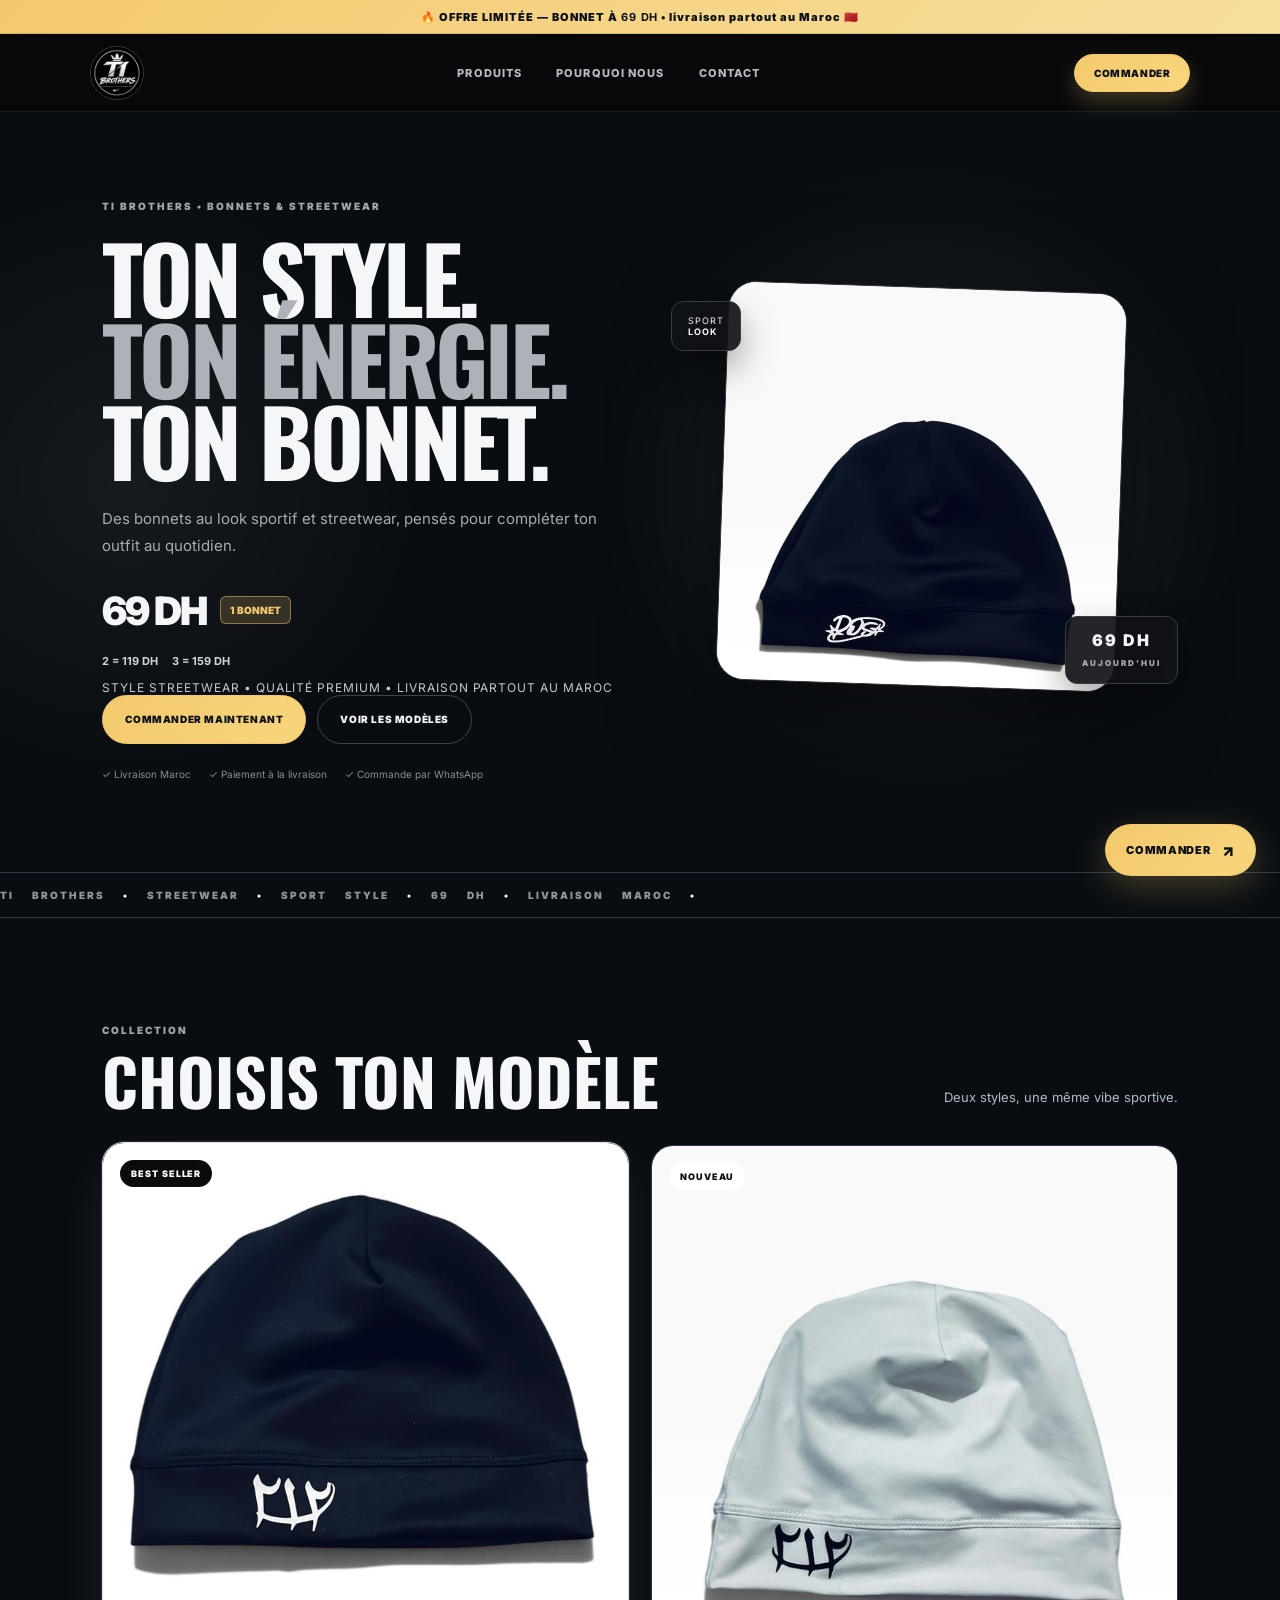
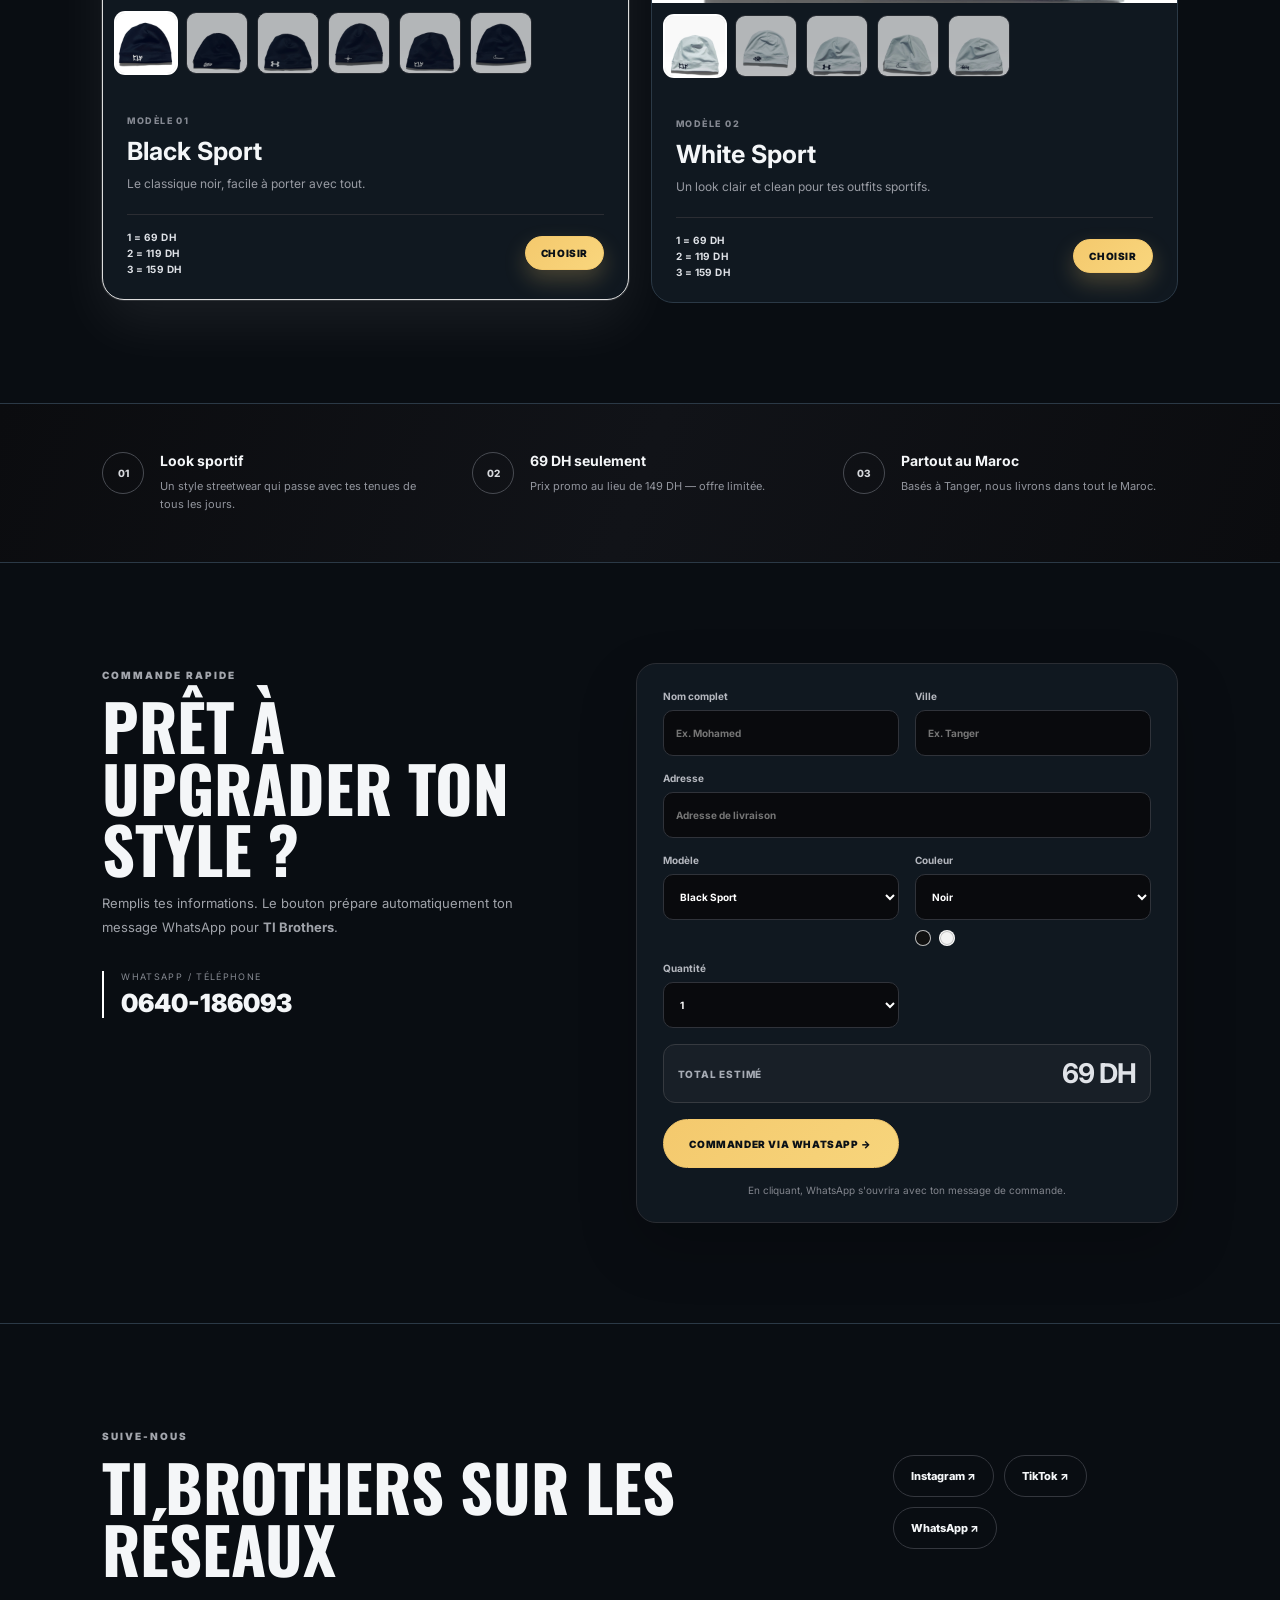
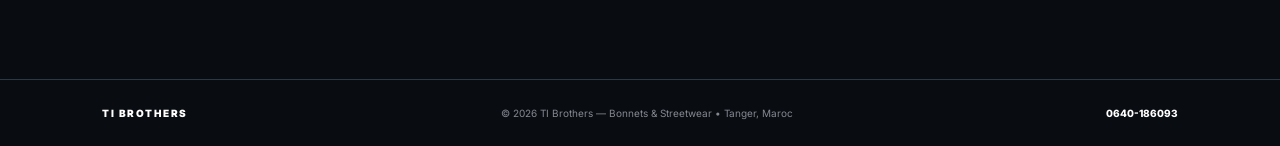
<file: index.html>
<!DOCTYPE html>
<html lang="fr">
<head>
  <meta charset="UTF-8">
  <meta name="viewport" content="width=device-width, initial-scale=1.0">
  <meta name="description" content="TI Brothers — Bonnets & Streetwear. Livraison partout au Maroc. Offre spéciale 69 DH.">
  <meta name="theme-color" content="#08090b">
  <meta property="og:type" content="website">
  <meta property="og:title" content="TI Brothers — Bonnets & Streetwear">
  <meta property="og:description" content="Bonnets streetwear au Maroc — livraison partout au Maroc. 1 bonnet = 69 DH, 2 = 119 DH, 3 = 159 DH.">
  <meta property="og:image" content="assets/logo.jpg">
  <meta property="og:image:alt" content="TI Brothers logo">
  <meta property="og:site_name" content="TI Brothers">
  <meta name="twitter:card" content="summary_large_image">
  <meta name="twitter:title" content="TI Brothers — Bonnets & Streetwear">
  <meta name="twitter:description" content="Bonnets streetwear au Maroc — livraison partout au Maroc.">
  <meta name="twitter:image" content="assets/logo.jpg">
  <title>TI Brothers — Bonnets & Streetwear</title>
  <link rel="preconnect" href="https://fonts.googleapis.com">
  <link rel="preconnect" href="https://fonts.gstatic.com" crossorigin>
  <link href="https://fonts.googleapis.com/css2?family=Inter:wght@400;500;600;700;800;900&family=Oswald:wght@500;600;700&display=swap" rel="stylesheet">
  <link rel="stylesheet" href="style.css">
</head>
<body>
  <div class="topbar">🔥 OFFRE LIMITÉE — BONNET À <strong>69 DH</strong> • livraison partout au Maroc 🇲🇦</div>

  <header class="nav">
    <a class="brand" href="#accueil">
      <img src="assets/logo.jpg" alt="TI Brothers">
    </a>
    <nav>
      <a href="#produits">Produits</a>
      <a href="#avantages">Pourquoi nous</a>
      <a href="#contact">Contact</a>
    </nav>
    <a class="nav-order" href="#commander">Commander</a>
  </header>

  <main>
    <section class="hero" id="accueil">
      <div class="hero-copy">
        <span class="eyebrow">TI BROTHERS • BONNETS & STREETWEAR</span>
        <h1>TON STYLE.<br><span>TON ÉNERGIE.</span><br>TON BONNET.</h1>
        <p>Des bonnets au look sportif et streetwear, pensés pour compléter ton outfit au quotidien.</p>
        <div class="price-row">
          <span class="new-price">69 DH</span>
          <span class="badge">1 BONNET</span>
        </div>
        <div class="bundle-price-list" aria-label="Tarifs des paquets">
          <span>2 = 119 DH</span>
          <span>3 = 159 DH</span>
        </div>
        <div class="promo-note">Style streetwear • qualité premium • livraison partout au Maroc</div>
        <div class="hero-actions">
          <a class="btn btn-primary" href="#commander">Commander maintenant</a>
          <a class="btn btn-ghost" href="#produits">Voir les modèles</a>
        </div>
        <div class="micro-trust">
          <span>✓ Livraison Maroc</span>
          <span>✓ Paiement à la livraison</span>
          <span>✓ Commande par WhatsApp</span>
        </div>
      </div>

      <div class="hero-visual">
        <div class="glow"></div>
        <div class="floating-card card-left">SPORT<br><strong>LOOK</strong></div>
        <div class="floating-card card-right">69 DH<br><small>AUJOURD'HUI</small></div>
        <div class="hero-product">
          <img src="assets/black-sport-01.jpg" alt="Black Sport TI Brothers">
        </div>
      </div>
    </section>

    <section class="marquee">
      <div>TI BROTHERS <span>•</span> STREETWEAR <span>•</span> SPORT STYLE <span>•</span> 69 DH <span>•</span> LIVRAISON MAROC <span>•</span></div>
    </section>

    <section class="products section" id="produits">
      <div class="section-head">
        <div>
          <span class="eyebrow">COLLECTION</span>
          <h2>Choisis ton modèle</h2>
        </div>
        <p>Deux styles, une même vibe sportive.</p>
      </div>

      <div class="product-grid">
        <article class="product-card">
          <div class="product-gallery">
            <div class="product-image">
              <span class="pill">BEST SELLER</span>
              <img id="black-sport-main" src="assets/black-sport-02.jpg" alt="Black Sport — vue 2">
            </div>
            <div class="gallery-thumbnails" role="group" aria-label="Photos Black Sport">
              <button class="gallery-thumb is-active" type="button" data-gallery-image="assets/black-sport-02.jpg" data-gallery-alt="Black Sport — vue 2" aria-label="Afficher la photo 1" aria-pressed="true">
                <img src="assets/black-sport-02.jpg" alt="">
              </button>
              <button class="gallery-thumb" type="button" data-gallery-image="assets/black-sport-01.jpg" data-gallery-alt="Black Sport — vue 1" aria-label="Afficher la photo 2" aria-pressed="false">
                <img src="assets/black-sport-01.jpg" alt="">
              </button>
              <button class="gallery-thumb" type="button" data-gallery-image="assets/black-sport-03.png" data-gallery-alt="Black Sport — vue 3" aria-label="Afficher la photo 3" aria-pressed="false">
                <img src="assets/black-sport-03.png" alt="">
              </button>
              <button class="gallery-thumb" type="button" data-gallery-image="assets/black-sport-04.jpg" data-gallery-alt="Black Sport — vue 4" aria-label="Afficher la photo 4" aria-pressed="false">
                <img src="assets/black-sport-04.jpg" alt="">
              </button>
              <button class="gallery-thumb" type="button" data-gallery-image="assets/black-sport-05.jpg" data-gallery-alt="Black Sport — vue 5" aria-label="Afficher la photo 5" aria-pressed="false">
                <img src="assets/black-sport-05.jpg" alt="">
              </button>
              <button class="gallery-thumb" type="button" data-gallery-image="assets/black-sport-06.jpg" data-gallery-alt="Black Sport — vue 6" aria-label="Afficher la photo 6" aria-pressed="false">
                <img src="assets/black-sport-06.jpg" alt="">
              </button>
            </div>
          </div>
          <div class="product-info">
            <div>
              <span class="product-type">MODÈLE 01</span>
              <h3>Black Sport</h3>
              <p>Le classique noir, facile à porter avec tout.</p>
            </div>
            <div class="product-bottom">
              <div class="bundle-price-box">
                <span>1 = 69 DH</span>
                <span>2 = 119 DH</span>
                <span>3 = 159 DH</span>
              </div>
              <a class="small-btn" href="#commander" data-product="Black Sport">Choisir</a>
            </div>
          </div>
        </article>

        <article class="product-card">
          <div class="product-gallery">
            <div class="product-image light">
              <span class="pill dark">NOUVEAU</span>
              <img id="white-sport-main" src="assets/white-sport-01.jpg" alt="White Sport — vue 1">
            </div>
            <div class="gallery-thumbnails" role="group" aria-label="Photos White Sport">
              <button class="gallery-thumb is-active" type="button" data-gallery-image="assets/white-sport-01.jpg" data-gallery-alt="White Sport — vue 1" aria-label="Afficher la photo 1" aria-pressed="true">
                <img src="assets/white-sport-01.jpg" alt="">
              </button>
              <button class="gallery-thumb" type="button" data-gallery-image="assets/white-sport-02.jpg" data-gallery-alt="White Sport — vue 2" aria-label="Afficher la photo 2" aria-pressed="false">
                <img src="assets/white-sport-02.jpg" alt="">
              </button>
              <button class="gallery-thumb" type="button" data-gallery-image="assets/white-sport-03.jpg" data-gallery-alt="White Sport — vue 3" aria-label="Afficher la photo 3" aria-pressed="false">
                <img src="assets/white-sport-03.jpg" alt="">
              </button>
              <button class="gallery-thumb" type="button" data-gallery-image="assets/white-sport-04.jpg" data-gallery-alt="White Sport — vue 4" aria-label="Afficher la photo 4" aria-pressed="false">
                <img src="assets/white-sport-04.jpg" alt="">
              </button>
              <button class="gallery-thumb" type="button" data-gallery-image="assets/white-sport-05.jpg" data-gallery-alt="White Sport — vue 5" aria-label="Afficher la photo 5" aria-pressed="false">
                <img src="assets/white-sport-05.jpg" alt="">
              </button>
            </div>
          </div>
          <div class="product-info">
            <div>
              <span class="product-type">MODÈLE 02</span>
              <h3>White Sport</h3>
              <p>Un look clair et clean pour tes outfits sportifs.</p>
            </div>
            <div class="product-bottom">
              <div class="bundle-price-box">
                <span>1 = 69 DH</span>
                <span>2 = 119 DH</span>
                <span>3 = 159 DH</span>
              </div>
              <a class="small-btn" href="#commander" data-product="White Sport">Choisir</a>
            </div>
          </div>
        </article>
      </div>
    </section>

    <section class="feature-band" id="avantages">
      <div class="feature">
        <span class="feature-icon">01</span>
        <div><h3>Look sportif</h3><p>Un style streetwear qui passe avec tes tenues de tous les jours.</p></div>
      </div>
      <div class="feature">
        <span class="feature-icon">02</span>
        <div><h3>69 DH seulement</h3><p>Prix promo au lieu de 149 DH — offre limitée.</p></div>
      </div>
      <div class="feature">
        <span class="feature-icon">03</span>
        <div><h3>Partout au Maroc</h3><p>Basés à Tanger, nous livrons dans tout le Maroc.</p></div>
      </div>
    </section>

    <section class="order section" id="commander">
      <div class="order-copy">
        <span class="eyebrow">COMMANDE RAPIDE</span>
        <h2>Prêt à upgrader ton style ?</h2>
        <p>Remplis tes informations. Le bouton prépare automatiquement ton message WhatsApp pour <strong>TI Brothers</strong>.</p>
        <div class="contact-box">
          <span>WhatsApp / Téléphone</span>
          <a href="tel:+212640186093">0640-186093</a>
        </div>
      </div>

      <form id="orderForm" class="order-form">
        <label>Nom complet
          <input id="name" type="text" placeholder="Ex. Mohamed" required>
        </label>
        <label>Ville
          <input id="city" type="text" placeholder="Ex. Tanger" required>
        </label>
        <label>Adresse
          <input id="address" type="text" placeholder="Adresse de livraison" required>
        </label>
        <label>Modèle
          <select id="product">
            <option>Black Sport</option>
            <option>White Sport</option>
          </select>
        </label>
        <label>Couleur
          <select id="color">
            <option>Noir</option>
            <option>Blanc</option>
          </select>
          <div class="color-swatches" aria-label="Palette de couleurs disponibles">
            <span class="swatch swatch-black" title="Noir" aria-label="Noir"></span>
            <span class="swatch swatch-white" title="Blanc" aria-label="Blanc"></span>
          </div>
        </label>
        <label>Quantité
          <select id="qty">
            <option>1</option><option>2</option><option>3</option>
          </select>
        </label>
        <div class="order-total" aria-live="polite">
          <span>Total estimé</span>
          <strong id="totalPrice">69 DH</strong>
        </div>
        <button class="btn btn-primary submit" type="submit">Commander via WhatsApp →</button>
        <small>En cliquant, WhatsApp s'ouvrira avec ton message de commande.</small>
      </form>
    </section>

    <section class="social section" id="contact">
      <div>
        <span class="eyebrow">SUIVE-NOUS</span>
        <h2>TI Brothers sur les réseaux</h2>
      </div>
      <div class="social-links">
        <a href="https://www.instagram.com/ti_brothers.0/" target="_blank" rel="noopener">Instagram <span>↗</span></a>
        <a href="https://www.tiktok.com/@rovix05" target="_blank" rel="noopener">TikTok <span>↗</span></a>
        <a href="https://wa.me/212640186093" target="_blank" rel="noopener">WhatsApp <span>↗</span></a>
      </div>
    </section>
  </main>

  <footer>
    <div class="footer-brand">TI BROTHERS</div>
    <p>© 2026 TI Brothers — Bonnets & Streetwear • Tanger, Maroc</p>
    <a href="tel:+212640186093">0640-186093</a>
  </footer>

  <a class="floating-order" href="#commander" aria-label="Aller au formulaire de commande WhatsApp">
    Commander <span aria-hidden="true">↗</span>
  </a>

  <script src="script.js"></script>
</body>
</html>
</file>
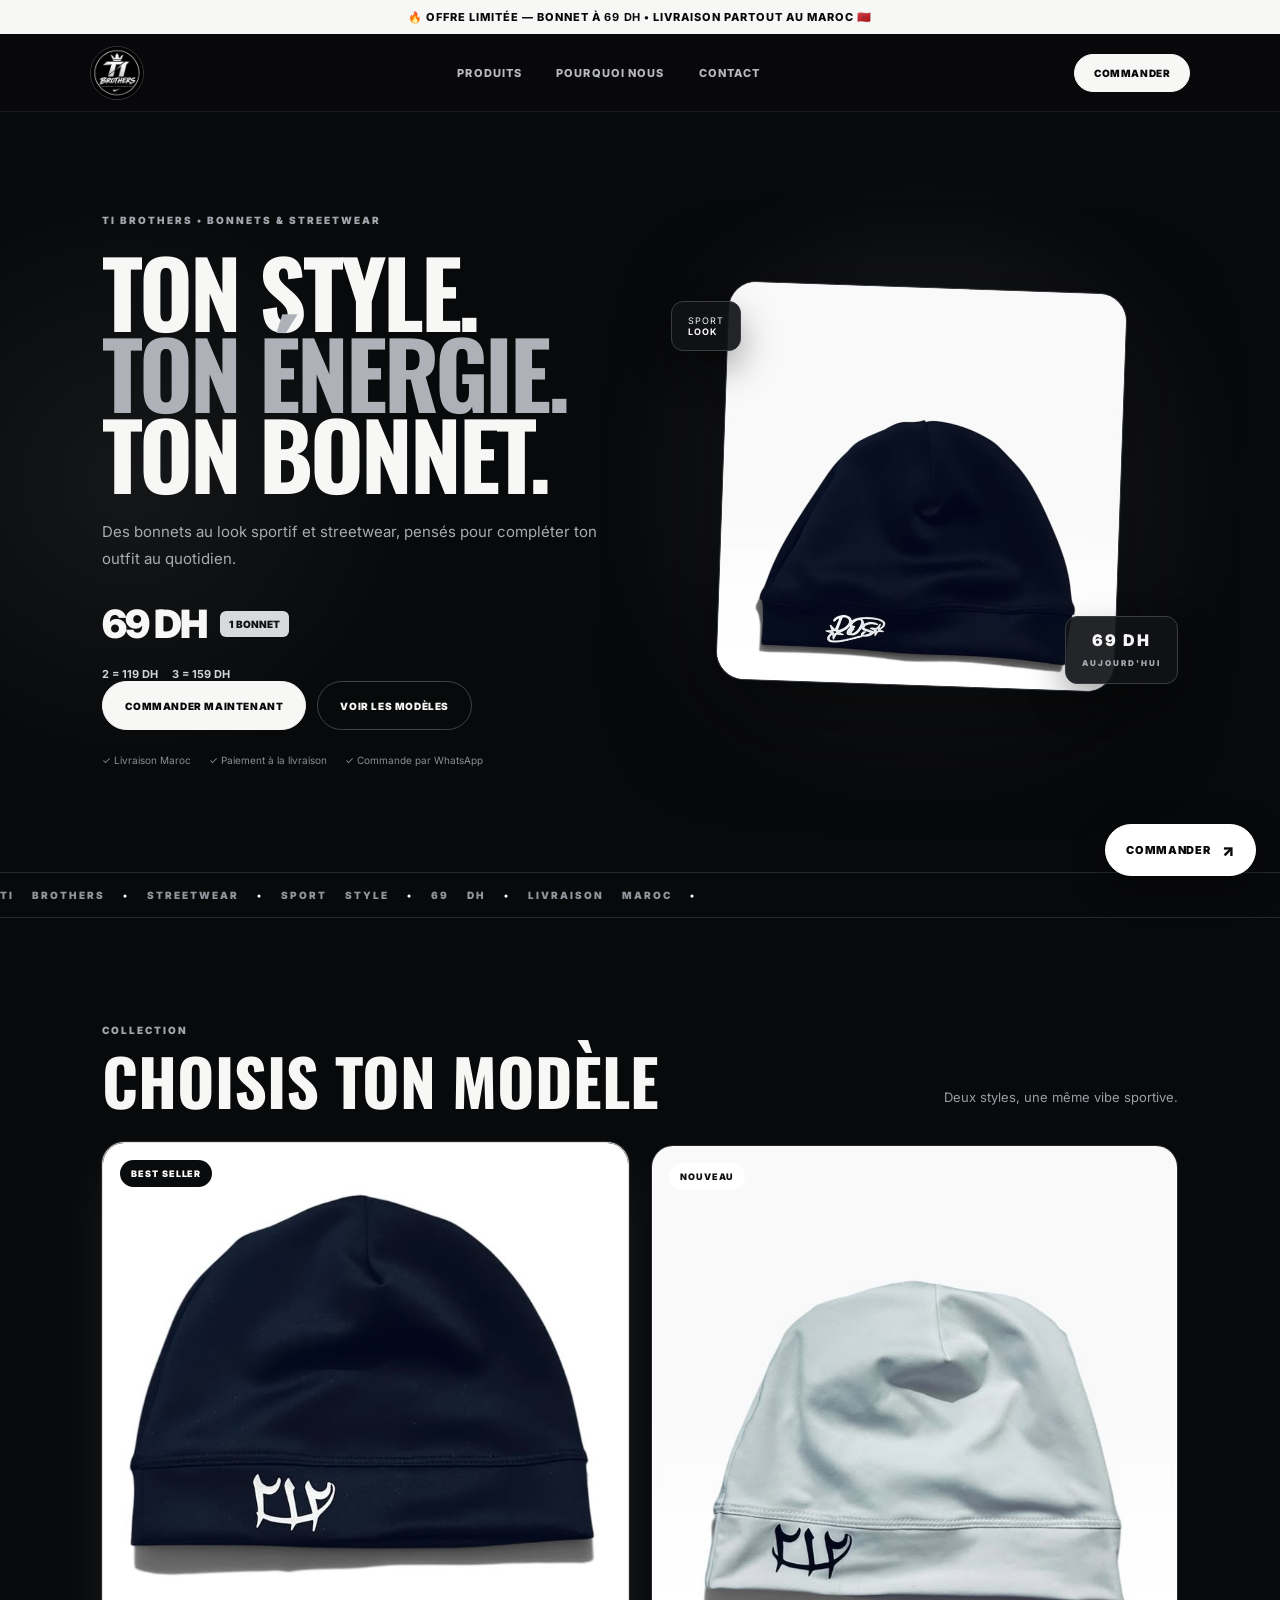
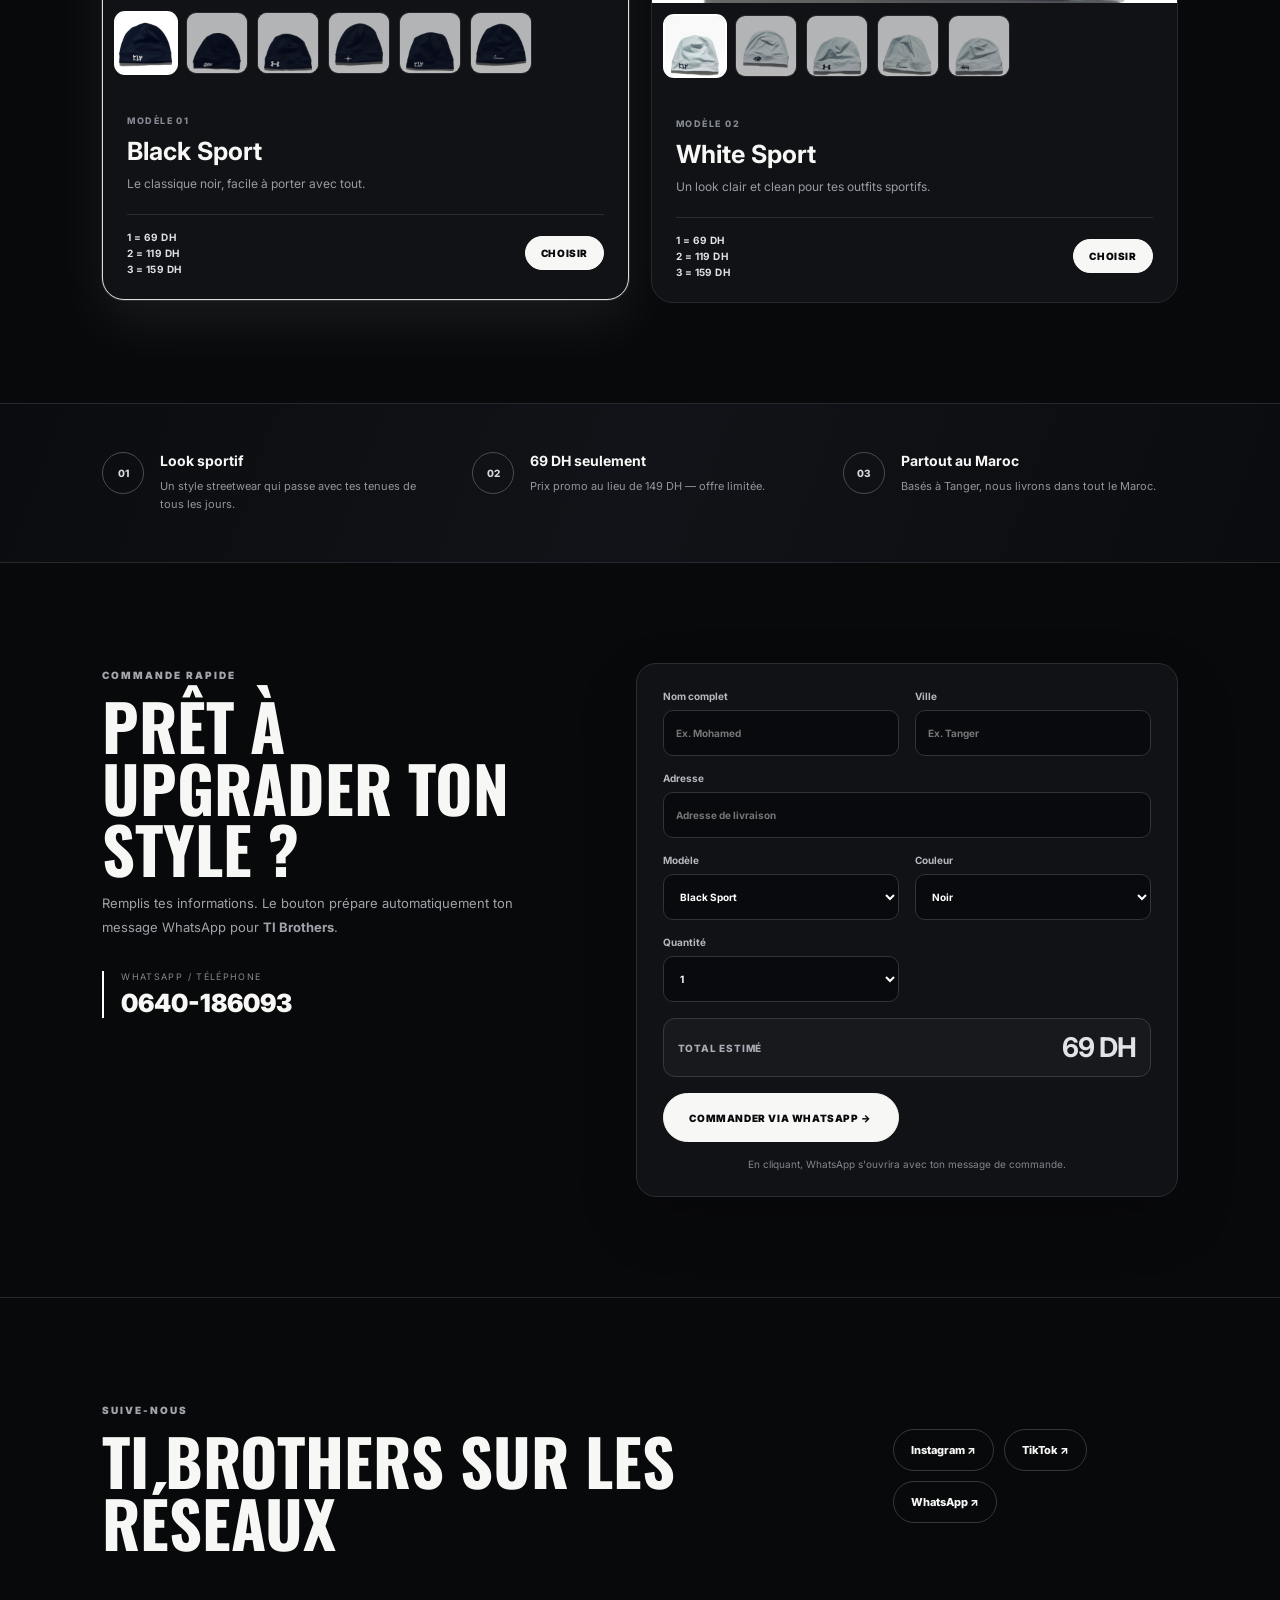
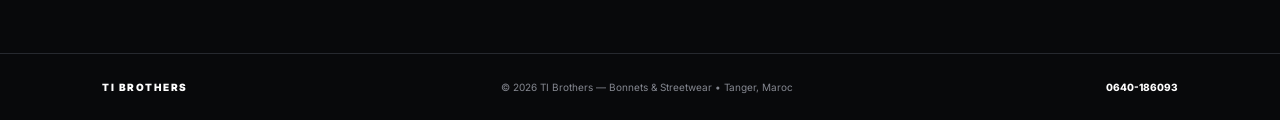
<file: TI_Brothers_Website/index.html>
<!DOCTYPE html>
<html lang="fr">
<head>
  <meta charset="UTF-8">
  <meta name="viewport" content="width=device-width, initial-scale=1.0">
  <meta name="description" content="TI Brothers — Bonnets & Streetwear. Livraison partout au Maroc. Offre spéciale 69 DH.">
  <meta name="theme-color" content="#08090b">
  <meta property="og:type" content="website">
  <meta property="og:title" content="TI Brothers — Bonnets & Streetwear">
  <meta property="og:description" content="Bonnets streetwear au Maroc — livraison partout au Maroc. 1 bonnet = 69 DH, 2 = 119 DH, 3 = 159 DH.">
  <meta property="og:image" content="assets/logo.jpg">
  <meta property="og:image:alt" content="TI Brothers logo">
  <meta property="og:site_name" content="TI Brothers">
  <meta name="twitter:card" content="summary_large_image">
  <meta name="twitter:title" content="TI Brothers — Bonnets & Streetwear">
  <meta name="twitter:description" content="Bonnets streetwear au Maroc — livraison partout au Maroc.">
  <meta name="twitter:image" content="assets/logo.jpg">
  <title>TI Brothers — Bonnets & Streetwear</title>
  <link rel="preconnect" href="https://fonts.googleapis.com">
  <link rel="preconnect" href="https://fonts.gstatic.com" crossorigin>
  <link href="https://fonts.googleapis.com/css2?family=Inter:wght@400;500;600;700;800;900&family=Oswald:wght@500;600;700&display=swap" rel="stylesheet">
  <link rel="stylesheet" href="style.css">
</head>
<body>
  <div class="topbar">🔥 OFFRE LIMITÉE — BONNET À <strong>69 DH</strong> • LIVRAISON PARTOUT AU MAROC 🇲🇦</div>

  <header class="nav">
    <a class="brand" href="#accueil">
      <img src="assets/logo.jpg" alt="TI Brothers">
    </a>
    <nav>
      <a href="#produits">Produits</a>
      <a href="#avantages">Pourquoi nous</a>
      <a href="#contact">Contact</a>
    </nav>
    <a class="nav-order" href="#commander">Commander</a>
  </header>

  <main>
    <section class="hero" id="accueil">
      <div class="hero-copy">
        <span class="eyebrow">TI BROTHERS • BONNETS & STREETWEAR</span>
        <h1>TON STYLE.<br><span>TON ÉNERGIE.</span><br>TON BONNET.</h1>
        <p>Des bonnets au look sportif et streetwear, pensés pour compléter ton outfit au quotidien.</p>
        <div class="price-row">
          <span class="new-price">69 DH</span>
          <span class="badge">1 BONNET</span>
        </div>
        <div class="bundle-price-list" aria-label="Tarifs des paquets">
          <span>2 = 119 DH</span>
          <span>3 = 159 DH</span>
        </div>
        <div class="hero-actions">
          <a class="btn btn-primary" href="#commander">Commander maintenant</a>
          <a class="btn btn-ghost" href="#produits">Voir les modèles</a>
        </div>
        <div class="micro-trust">
          <span>✓ Livraison Maroc</span>
          <span>✓ Paiement à la livraison</span>
          <span>✓ Commande par WhatsApp</span>
        </div>
      </div>

      <div class="hero-visual">
        <div class="glow"></div>
        <div class="floating-card card-left">SPORT<br><strong>LOOK</strong></div>
        <div class="floating-card card-right">69 DH<br><small>AUJOURD'HUI</small></div>
        <div class="hero-product">
          <img src="assets/black-sport-01.jpg" alt="Black Sport TI Brothers">
        </div>
      </div>
    </section>

    <section class="marquee">
      <div>TI BROTHERS <span>•</span> STREETWEAR <span>•</span> SPORT STYLE <span>•</span> 69 DH <span>•</span> LIVRAISON MAROC <span>•</span></div>
    </section>

    <section class="products section" id="produits">
      <div class="section-head">
        <div>
          <span class="eyebrow">COLLECTION</span>
          <h2>Choisis ton modèle</h2>
        </div>
        <p>Deux styles, une même vibe sportive.</p>
      </div>

      <div class="product-grid">
        <article class="product-card">
          <div class="product-gallery">
            <div class="product-image">
              <span class="pill">BEST SELLER</span>
              <img id="black-sport-main" src="assets/black-sport-02.jpg" alt="Black Sport — vue 2">
            </div>
            <div class="gallery-thumbnails" role="group" aria-label="Photos Black Sport">
              <button class="gallery-thumb is-active" type="button" data-gallery-image="assets/black-sport-02.jpg" data-gallery-alt="Black Sport — vue 2" aria-label="Afficher la photo 1" aria-pressed="true">
                <img src="assets/black-sport-02.jpg" alt="">
              </button>
              <button class="gallery-thumb" type="button" data-gallery-image="assets/black-sport-01.jpg" data-gallery-alt="Black Sport — vue 1" aria-label="Afficher la photo 2" aria-pressed="false">
                <img src="assets/black-sport-01.jpg" alt="">
              </button>
              <button class="gallery-thumb" type="button" data-gallery-image="assets/black-sport-03.png" data-gallery-alt="Black Sport — vue 3" aria-label="Afficher la photo 3" aria-pressed="false">
                <img src="assets/black-sport-03.png" alt="">
              </button>
              <button class="gallery-thumb" type="button" data-gallery-image="assets/black-sport-04.jpg" data-gallery-alt="Black Sport — vue 4" aria-label="Afficher la photo 4" aria-pressed="false">
                <img src="assets/black-sport-04.jpg" alt="">
              </button>
              <button class="gallery-thumb" type="button" data-gallery-image="assets/black-sport-05.jpg" data-gallery-alt="Black Sport — vue 5" aria-label="Afficher la photo 5" aria-pressed="false">
                <img src="assets/black-sport-05.jpg" alt="">
              </button>
              <button class="gallery-thumb" type="button" data-gallery-image="assets/black-sport-06.jpg" data-gallery-alt="Black Sport — vue 6" aria-label="Afficher la photo 6" aria-pressed="false">
                <img src="assets/black-sport-06.jpg" alt="">
              </button>
            </div>
          </div>
          <div class="product-info">
            <div>
              <span class="product-type">MODÈLE 01</span>
              <h3>Black Sport</h3>
              <p>Le classique noir, facile à porter avec tout.</p>
            </div>
            <div class="product-bottom">
              <div class="bundle-price-box">
                <span>1 = 69 DH</span>
                <span>2 = 119 DH</span>
                <span>3 = 159 DH</span>
              </div>
              <a class="small-btn" href="#commander" data-product="Black Sport">Choisir</a>
            </div>
          </div>
        </article>

        <article class="product-card">
          <div class="product-gallery">
            <div class="product-image light">
              <span class="pill dark">NOUVEAU</span>
              <img id="white-sport-main" src="assets/white-sport-01.jpg" alt="White Sport — vue 1">
            </div>
            <div class="gallery-thumbnails" role="group" aria-label="Photos White Sport">
              <button class="gallery-thumb is-active" type="button" data-gallery-image="assets/white-sport-01.jpg" data-gallery-alt="White Sport — vue 1" aria-label="Afficher la photo 1" aria-pressed="true">
                <img src="assets/white-sport-01.jpg" alt="">
              </button>
              <button class="gallery-thumb" type="button" data-gallery-image="assets/white-sport-02.jpg" data-gallery-alt="White Sport — vue 2" aria-label="Afficher la photo 2" aria-pressed="false">
                <img src="assets/white-sport-02.jpg" alt="">
              </button>
              <button class="gallery-thumb" type="button" data-gallery-image="assets/white-sport-03.jpg" data-gallery-alt="White Sport — vue 3" aria-label="Afficher la photo 3" aria-pressed="false">
                <img src="assets/white-sport-03.jpg" alt="">
              </button>
              <button class="gallery-thumb" type="button" data-gallery-image="assets/white-sport-04.jpg" data-gallery-alt="White Sport — vue 4" aria-label="Afficher la photo 4" aria-pressed="false">
                <img src="assets/white-sport-04.jpg" alt="">
              </button>
              <button class="gallery-thumb" type="button" data-gallery-image="assets/white-sport-05.jpg" data-gallery-alt="White Sport — vue 5" aria-label="Afficher la photo 5" aria-pressed="false">
                <img src="assets/white-sport-05.jpg" alt="">
              </button>
            </div>
          </div>
          <div class="product-info">
            <div>
              <span class="product-type">MODÈLE 02</span>
              <h3>White Sport</h3>
              <p>Un look clair et clean pour tes outfits sportifs.</p>
            </div>
            <div class="product-bottom">
              <div class="bundle-price-box">
                <span>1 = 69 DH</span>
                <span>2 = 119 DH</span>
                <span>3 = 159 DH</span>
              </div>
              <a class="small-btn" href="#commander" data-product="White Sport">Choisir</a>
            </div>
          </div>
        </article>
      </div>
    </section>

    <section class="feature-band" id="avantages">
      <div class="feature">
        <span class="feature-icon">01</span>
        <div><h3>Look sportif</h3><p>Un style streetwear qui passe avec tes tenues de tous les jours.</p></div>
      </div>
      <div class="feature">
        <span class="feature-icon">02</span>
        <div><h3>69 DH seulement</h3><p>Prix promo au lieu de 149 DH — offre limitée.</p></div>
      </div>
      <div class="feature">
        <span class="feature-icon">03</span>
        <div><h3>Partout au Maroc</h3><p>Basés à Tanger, nous livrons dans tout le Maroc.</p></div>
      </div>
    </section>

    <section class="order section" id="commander">
      <div class="order-copy">
        <span class="eyebrow">COMMANDE RAPIDE</span>
        <h2>Prêt à upgrader ton style ?</h2>
        <p>Remplis tes informations. Le bouton prépare automatiquement ton message WhatsApp pour <strong>TI Brothers</strong>.</p>
        <div class="contact-box">
          <span>WhatsApp / Téléphone</span>
          <a href="tel:+212640186093">0640-186093</a>
        </div>
      </div>

      <form id="orderForm" class="order-form">
        <label>Nom complet
          <input id="name" type="text" placeholder="Ex. Mohamed" required>
        </label>
        <label>Ville
          <input id="city" type="text" placeholder="Ex. Tanger" required>
        </label>
        <label>Adresse
          <input id="address" type="text" placeholder="Adresse de livraison" required>
        </label>
        <label>Modèle
          <select id="product">
            <option>Black Sport</option>
            <option>White Sport</option>
          </select>
        </label>
        <label>Couleur
          <select id="color">
            <option>Noir</option>
            <option>Blanc</option>
            <option>Beige</option>
            <option>Bleu marine</option>
            <option>Rouge</option>
            <option>Vert</option>
          </select>
        </label>
        <label>Quantité
          <select id="qty">
            <option>1</option><option>2</option><option>3</option>
          </select>
        </label>
        <div class="order-total" aria-live="polite">
          <span>Total estimé</span>
          <strong id="totalPrice">69 DH</strong>
        </div>
        <button class="btn btn-primary submit" type="submit">Commander via WhatsApp →</button>
        <small>En cliquant, WhatsApp s'ouvrira avec ton message de commande.</small>
      </form>
    </section>

    <section class="social section" id="contact">
      <div>
        <span class="eyebrow">SUIVE-NOUS</span>
        <h2>TI Brothers sur les réseaux</h2>
      </div>
      <div class="social-links">
        <a href="https://www.instagram.com/ti_brothers.0/" target="_blank" rel="noopener">Instagram <span>↗</span></a>
        <a href="https://www.tiktok.com/@rovix05" target="_blank" rel="noopener">TikTok <span>↗</span></a>
        <a href="https://wa.me/212640186093" target="_blank" rel="noopener">WhatsApp <span>↗</span></a>
      </div>
    </section>
  </main>

  <footer>
    <div class="footer-brand">TI BROTHERS</div>
    <p>© 2026 TI Brothers — Bonnets & Streetwear • Tanger, Maroc</p>
    <a href="tel:+212640186093">0640-186093</a>
  </footer>

  <a class="floating-order" href="#commander" aria-label="Aller au formulaire de commande WhatsApp">
    Commander <span aria-hidden="true">↗</span>
  </a>

  <script src="script.js"></script>
</body>
</html>
</file>
<file: style.css>
* {
  box-sizing: border-box;
}

:root {
  color-scheme: dark;
  --page: #090d12;
  --panel: #101820;
  --panel-raised: #15202a;
  --line: #2b3946;
  --muted: #afbac4;
  --white: #f4f6f8;
  --accent: #f4c96d;
  --accent-strong: #ffb703;
  --accent-soft: rgba(244, 201, 109, 0.18);
  --deep: #0b1117;
}

html {
  scroll-behavior: smooth;
  scroll-padding-top: 92px;
}

body {
  margin: 0;
  background: var(--page);
  color: var(--white);
  font-family: Inter, Arial, sans-serif;
  -webkit-font-smoothing: antialiased;
}

a {
  color: inherit;
  text-decoration: none;
}

button,
input,
select {
  font: inherit;
}

.topbar {
  padding: 10px 16px;
  background: linear-gradient(135deg, var(--accent) 0%, #f6df9d 100%);
  color: var(--deep);
  text-align: center;
  font-size: 11px;
  font-weight: 900;
  letter-spacing: .09em;
  box-shadow: inset 0 -1px 0 rgba(11,17,23,.15);
}

.nav {
  position: sticky;
  top: 0;
  z-index: 20;
  display: flex;
  height: 78px;
  align-items: center;
  justify-content: space-between;
  padding: 0 7vw;
  border-bottom: 1px solid rgba(255,255,255,.08);
  background: rgba(8,9,11,.88);
  backdrop-filter: blur(18px);
}

.brand img {
  display: block;
  width: 54px;
  height: 54px;
  border: 1px solid #37393e;
  border-radius: 50%;
  object-fit: cover;
}

nav {
  display: flex;
  gap: 34px;
  color: #b7bac1;
  font-size: 11px;
  font-weight: 800;
  letter-spacing: .1em;
  text-transform: uppercase;
}

nav a,
.social-links a {
  transition: color .2s ease, background .2s ease, border-color .2s ease;
}

nav a:hover {
  color: #fff;
}

.nav-order,
.small-btn {
  display: inline-flex;
  align-items: center;
  justify-content: center;
  border: 1px solid var(--accent);
  border-radius: 999px;
  background: linear-gradient(135deg, var(--accent) 0%, #f9d67d 100%);
  color: var(--deep);
  font-size: 10px;
  font-weight: 900;
  letter-spacing: .06em;
  text-transform: uppercase;
  transition: transform .2s ease, box-shadow .2s ease, filter .2s ease;
  box-shadow: 0 10px 22px rgba(244, 201, 109, 0.24);
}

.nav-order {
  padding: 12px 19px;
}

.nav-order:hover,
.small-btn:hover {
  transform: translateY(-2px);
  filter: brightness(1.03);
  box-shadow: 0 14px 28px rgba(244, 201, 109, 0.28);
}

.hero {
  position: relative;
  display: grid;
  min-height: min(760px, calc(100vh - 105px));
  grid-template-columns: 1fr 1fr;
  align-items: center;
  gap: 4vw;
  overflow: hidden;
  padding: 72px 8vw 82px;
}

.hero::before {
  position: absolute;
  top: 8%;
  left: -14%;
  width: 48vw;
  height: 48vw;
  border-radius: 50%;
  background: radial-gradient(circle, rgba(255,255,255,.055), transparent 68%);
  content: "";
  pointer-events: none;
}

.hero-copy {
  position: relative;
  z-index: 1;
  animation: rise-in .7s both;
}

.eyebrow {
  color: #a3a6ad;
  font-size: 10px;
  font-weight: 900;
  letter-spacing: .2em;
}

.hero h1 {
  margin: 22px 0 25px;
  font-family: Oswald, Impact, sans-serif;
  font-size: clamp(58px, 7.2vw, 102px);
  font-weight: 700;
  line-height: .88;
  letter-spacing: -.035em;
  text-transform: uppercase;
}

.hero h1 span {
  color: #aeb1b8;
}

.hero-copy > p {
  max-width: 500px;
  color: #a8abb2;
  font-size: 15px;
  line-height: 1.8;
}

.price-row {
  display: flex;
  align-items: center;
  gap: 14px;
  margin: 28px 0;
}

.old-price {
  color: #7c8088;
  font-size: 16px;
  text-decoration: line-through;
}

.new-price {
  font-size: 39px;
  font-weight: 900;
  letter-spacing: -.05em;
}

.bundle-price-list {
  display: flex;
  flex-wrap: wrap;
  gap: 14px;
  margin-top: -8px;
  color: #d1d4d9;
  font-size: 11px;
  font-weight: 700;
}

.promo-note {
  margin-top: 12px;
  color: #c5c8ce;
  font-size: 12px;
  letter-spacing: .08em;
  text-transform: uppercase;
}

.badge {
  padding: 7px 9px;
  border-radius: 6px;
  background: var(--accent-soft);
  color: var(--accent);
  border: 1px solid rgba(244, 201, 109, 0.48);
  font-size: 10px;
  font-weight: 900;
}

.hero-actions {
  display: flex;
  flex-wrap: wrap;
  gap: 11px;
}

.btn {
  display: inline-flex;
  min-height: 49px;
  align-items: center;
  justify-content: center;
  padding: 0 22px;
  border: 1px solid #41444b;
  border-radius: 999px;
  font-size: 10px;
  font-weight: 900;
  letter-spacing: .06em;
  text-transform: uppercase;
  transition: transform .2s ease, background .2s ease, color .2s ease;
}

.btn:hover {
  transform: translateY(-3px);
}

.btn-primary {
  border-color: var(--accent);
  background: linear-gradient(135deg, var(--accent) 0%, #f7d57c 100%);
  color: var(--deep);
}

.btn-primary:hover {
  background: linear-gradient(135deg, #f8d67f 0%, #f2c55d 100%);
}

.btn-ghost {
  color: var(--white);
}

.btn-ghost:hover {
  background: #fff;
  color: var(--page);
}

.micro-trust {
  display: flex;
  flex-wrap: wrap;
  gap: 12px 18px;
  margin-top: 24px;
  color: #898d95;
  font-size: 10px;
}

.hero-visual {
  position: relative;
  display: flex;
  height: min(580px, 62vw);
  align-items: center;
  justify-content: center;
  animation: rise-in .85s .12s both;
}

.hero-product {
  position: relative;
  z-index: 1;
  width: min(440px, 78%);
  aspect-ratio: 1 / 1;
  overflow: hidden;
  border: 1px solid #33363d;
  border-radius: 28px;
  background: #f5f5f5;
  box-shadow: 0 32px 100px rgba(0,0,0,.55);
  transform: rotate(2deg);
  transition: transform .4s ease;
}

.hero-product:hover {
  transform: rotate(0) scale(1.02);
}

.hero-product img {
  width: 100%;
  height: 100%;
  object-fit: cover;
}

.glow {
  position: absolute;
  width: 75%;
  aspect-ratio: 1;
  border-radius: 50%;
  background: rgba(255,255,255,.12);
  filter: blur(90px);
}

.floating-card {
  position: absolute;
  z-index: 2;
  padding: 13px 16px;
  border: 1px solid #393c43;
  border-radius: 12px;
  background: rgba(17,19,23,.92);
  box-shadow: 0 16px 36px rgba(0,0,0,.35);
  font-size: 9px;
  letter-spacing: .12em;
}

.card-left {
  top: 18%;
  left: 1%;
}

.card-right {
  right: 0;
  bottom: 16%;
  text-align: center;
  font-size: 16px;
  font-weight: 900;
}

.card-right small {
  color: #a6a9b0;
  font-size: 8px;
}

.marquee {
  overflow: hidden;
  padding: 16px 0;
  border-top: 1px solid var(--line);
  border-bottom: 1px solid var(--line);
  color: #92959c;
  font-size: 10px;
  font-weight: 900;
  letter-spacing: .2em;
  white-space: nowrap;
}

.marquee div {
  width: max-content;
  word-spacing: 14px;
  animation: slide 22s linear infinite;
}

.marquee span {
  color: #fff;
}

.section {
  padding: 100px 8vw;
}

.section-head {
  display: flex;
  align-items: end;
  justify-content: space-between;
  gap: 24px;
  margin-bottom: 34px;
}

.section h2 {
  margin: 12px 0 0;
  font-family: Oswald, Impact, sans-serif;
  font-size: clamp(42px, 5vw, 68px);
  line-height: .96;
  text-transform: uppercase;
}

.section-head p {
  max-width: 300px;
  margin: 0 0 3px;
  color: var(--muted);
  font-size: 13px;
  line-height: 1.7;
}

.product-grid {
  display: grid;
  grid-template-columns: repeat(2, minmax(0, 1fr));
  gap: 22px;
}

.product-card {
  position: relative;
  overflow: hidden;
  border: 1px solid var(--line);
  border-radius: 22px;
  background: var(--panel);
  transition: transform .25s ease, box-shadow .25s ease, border-color .25s ease;
}

.product-card:hover {
  transform: translateY(-5px);
  box-shadow: 0 24px 50px rgba(0,0,0,.3);
}

.product-card.is-selected {
  border-color: #ddd;
  box-shadow: 0 0 0 1px rgba(255,255,255,.12), 0 24px 55px rgba(255,255,255,.07);
  transform: translateY(-3px);
}

.product-gallery {
  background: var(--panel);
}

.product-image {
  position: relative;
  overflow: hidden;
  aspect-ratio: 1.15 / 1;
  background: #e9e9e9;
}

.product-image.light {
  background: #f4f4f4;
}

.product-image img {
  width: 100%;
  height: 100%;
  object-fit: cover;
  transition: transform .35s ease, opacity .2s ease;
}

.product-card:hover .product-image > img {
  transform: scale(1.035);
}

.pill {
  position: absolute;
  z-index: 2;
  top: 17px;
  left: 17px;
  padding: 8px 11px;
  border-radius: 999px;
  background: #0a0b0d;
  color: #fff;
  font-size: 9px;
  font-weight: 900;
  letter-spacing: .1em;
}

.pill.dark {
  background: #fff;
  color: #111;
}

.gallery-thumbnails {
  display: flex;
  gap: 9px;
  overflow-x: auto;
  padding: 12px;
  scrollbar-color: #555 #15171b;
  scrollbar-width: thin;
}

.gallery-thumb {
  flex: 0 0 62px;
  width: 62px;
  height: 62px;
  overflow: hidden;
  padding: 0;
  border: 1px solid #303238;
  border-radius: 10px;
  background: #e9e9e9;
  cursor: pointer;
  opacity: .7;
  transition: opacity .2s ease, border-color .2s ease, transform .2s ease;
}

.gallery-thumb:hover {
  transform: translateY(-2px);
  opacity: 1;
}

.gallery-thumb.is-active {
  border-color: #fff;
  box-shadow: 0 0 0 1px #fff;
  opacity: 1;
}

.gallery-thumb img {
  width: 100%;
  height: 100%;
  object-fit: cover;
}

.product-info {
  padding: 22px 24px 24px;
}

.product-type {
  color: #858992;
  font-size: 9px;
  font-weight: 800;
  letter-spacing: .16em;
}

.product-info h3 {
  margin: 8px 0;
  font-size: 25px;
}

.product-info p {
  margin: 0 0 21px;
  color: #989ba3;
  font-size: 12px;
  line-height: 1.6;
}

.product-bottom {
  display: flex;
  align-items: center;
  justify-content: space-between;
  gap: 12px;
  padding-top: 16px;
  border-top: 1px solid #2b2d33;
}

.bundle-price-box {
  display: flex;
  flex-direction: column;
  gap: 4px;
  color: #dfe2e7;
  font-size: 10px;
  font-weight: 700;
  letter-spacing: .04em;
}

.product-bottom strong {
  margin-left: 8px;
  font-size: 23px;
}

.mini-old {
  color: #747780;
  font-size: 11px;
  text-decoration: line-through;
}

.small-btn {
  padding: 10px 15px;
}

.feature-band {
  display: grid;
  grid-template-columns: repeat(3, minmax(0, 1fr));
  gap: 35px;
  padding: 48px 8vw;
  border-top: 1px solid var(--line);
  border-bottom: 1px solid var(--line);
  background: linear-gradient(110deg, #0b0c0f, #111318 50%, #0b0c0f);
}

.feature {
  display: flex;
  gap: 16px;
}

.feature-icon {
  display: grid;
  width: 42px;
  height: 42px;
  flex: none;
  place-items: center;
  border: 1px solid #484b52;
  border-radius: 50%;
  color: #d6d8dc;
  font-size: 10px;
  font-weight: 800;
}

.feature h3 {
  margin: 0 0 8px;
  font-size: 14px;
}

.feature p {
  margin: 0;
  color: #92959d;
  font-size: 11px;
  line-height: 1.7;
}

.order {
  display: grid;
  grid-template-columns: .9fr 1.1fr;
  align-items: start;
  gap: 7vw;
}

.order-copy p {
  max-width: 520px;
  color: #a0a3aa;
  font-size: 13px;
  line-height: 1.8;
}

.contact-box {
  margin-top: 32px;
  padding-left: 17px;
  border-left: 2px solid #fff;
}

.contact-box span {
  display: block;
  color: #858991;
  font-size: 9px;
  letter-spacing: .15em;
  text-transform: uppercase;
}

.contact-box a {
  display: block;
  margin-top: 6px;
  font-size: 25px;
  font-weight: 900;
}

.order-form {
  display: grid;
  grid-template-columns: 1fr 1fr;
  gap: 16px;
  padding: 26px;
  border: 1px solid #2a2d33;
  border-radius: 20px;
  background: var(--panel);
  box-shadow: 0 24px 60px rgba(0,0,0,.2);
}

.order-form label {
  display: flex;
  flex-direction: column;
  gap: 8px;
  color: #b4b7be;
  font-size: 10px;
  font-weight: 700;
}

.color-swatches {
  display: flex;
  flex-wrap: wrap;
  gap: 8px;
  margin-top: 2px;
}

.swatch {
  display: inline-block;
  width: 16px;
  height: 16px;
  border: 1px solid rgba(255,255,255,.7);
  border-radius: 50%;
  box-shadow: inset 0 0 0 1px rgba(0,0,0,.2);
}

.swatch-black { background: #111111; }
.swatch-white { background: #f3f3f3; }

.order-form label:nth-child(3) {
  grid-column: 1 / -1;
}

.order-total {
  display: flex;
  align-items: center;
  justify-content: space-between;
  gap: 12px;
  grid-column: 1 / -1;
  padding: 12px 14px;
  border: 1px solid #363a40;
  border-radius: 12px;
  background: rgba(255,255,255,.03);
  color: #e0e3e8;
}

.order-total span {
  color: #a7acb5;
  font-size: 10px;
  font-weight: 800;
  letter-spacing: .08em;
  text-transform: uppercase;
}

.order-total strong {
  font-size: 1.7rem;
  letter-spacing: -.04em;
}

.order-form input,
.order-form select {
  width: 100%;
  min-height: 46px;
  padding: 12px;
  border: 1px solid #30333a;
  border-radius: 10px;
  outline: none;
  background: #090a0d;
  color: #fff;
}

.order-form input:focus,
.order-form select:focus {
  border-color: #d9dadd;
  box-shadow: 0 0 0 3px rgba(255,255,255,.08);
}

.submit {
  width: 100%;
  cursor: pointer;
}

.order-form small {
  grid-column: 1 / -1;
  color: #82858d;
  font-size: 10px;
  text-align: center;
}

.social {
  display: flex;
  align-items: center;
  justify-content: space-between;
  gap: 30px;
  border-top: 1px solid var(--line);
}

.social-links {
  display: flex;
  flex-wrap: wrap;
  gap: 10px;
}

.social-links a {
  padding: 13px 17px;
  border: 1px solid #34373e;
  border-radius: 999px;
  font-size: 11px;
  font-weight: 800;
}

.social-links a:hover {
  border-color: #fff;
  background: #fff;
  color: #08090b;
}

footer {
  display: flex;
  align-items: center;
  justify-content: space-between;
  gap: 20px;
  padding: 27px 8vw;
  border-top: 1px solid var(--line);
  color: #858891;
  font-size: 10px;
}

footer p {
  margin: 0;
}

.footer-brand {
  color: #fff;
  font-weight: 900;
  letter-spacing: .15em;
}

footer a {
  color: #fff;
  font-weight: 800;
}

.floating-order {
  position: fixed;
  right: 24px;
  bottom: 24px;
  z-index: 30;
  display: inline-flex;
  align-items: center;
  gap: 12px;
  padding: 15px 20px;
  border: 1px solid var(--accent);
  border-radius: 999px;
  background: linear-gradient(135deg, var(--accent) 0%, #f7d57c 100%);
  color: var(--deep);
  box-shadow: 0 10px 35px rgba(244, 201, 109, 0.26);
  font-size: 11px;
  font-weight: 900;
  letter-spacing: .06em;
  text-transform: uppercase;
  transition: transform .2s ease, box-shadow .2s ease;
}

.floating-order:hover {
  transform: translateY(-3px);
  box-shadow: 0 14px 40px rgba(255,255,255,.18);
}

.floating-order span {
  font-size: 16px;
}

@keyframes slide {
  to {
    transform: translateX(-25%);
  }
}

@keyframes rise-in {
  from {
    transform: translateY(18px);
    opacity: 0;
  }
  to {
    transform: translateY(0);
    opacity: 1;
  }
}

@media (max-width: 900px) {
  .nav {
    padding: 0 5vw;
  }

  nav {
    gap: 20px;
  }

  .hero {
    min-height: auto;
    padding: 58px 6vw 64px;
  }

  .hero-visual {
    height: 480px;
  }

  .hero-product {
    width: 88%;
  }

  .section {
    padding: 82px 6vw;
  }

  .feature-band {
    gap: 22px;
    padding-right: 6vw;
    padding-left: 6vw;
  }

  .order {
    grid-template-columns: 1fr;
    gap: 32px;
  }
}

@media (max-width: 650px) {
  html {
    scroll-padding-top: 76px;
  }

  .topbar {
    padding: 9px 8px;
    font-size: 8px;
    letter-spacing: .06em;
  }

  .nav {
    height: 68px;
    padding: 0 18px;
  }

  .brand img {
    width: 48px;
    height: 48px;
  }

  nav {
    display: none;
  }

  .nav-order {
    padding: 10px 15px;
    font-size: 9px;
  }

  .hero {
    grid-template-columns: 1fr;
    gap: 15px;
    padding: 54px 20px 48px;
  }

  .eyebrow {
    font-size: 9px;
  }

  .hero h1 {
    margin: 18px 0 20px;
    font-size: clamp(54px, 15vw, 76px);
  }

  .hero-copy > p {
    font-size: 13px;
  }

  .new-price {
    font-size: 34px;
  }

  .micro-trust {
    gap: 9px 14px;
    font-size: 9px;
  }

  .hero-visual {
    height: min(94vw, 390px);
  }

  .hero-product {
    width: min(82%, 340px);
    border-radius: 22px;
  }

  .floating-card {
    display: none;
  }

  .section {
    padding: 70px 20px;
  }

  .section-head {
    display: block;
    margin-bottom: 25px;
  }

  .section h2 {
    font-size: 45px;
  }

  .section-head p {
    margin-top: 15px;
  }

  .product-grid {
    grid-template-columns: 1fr;
    gap: 17px;
  }

  .product-card {
    border-radius: 18px;
  }

  .product-info {
    padding: 19px;
  }

  .gallery-thumb {
    flex-basis: 56px;
    width: 56px;
    height: 56px;
  }

  .feature-band {
    grid-template-columns: 1fr;
    gap: 23px;
    padding: 36px 20px;
  }

  .order-form {
    grid-template-columns: 1fr;
    gap: 14px;
    padding: 19px;
  }

  .order-form label:nth-child(3),
  .submit,
  .order-form small {
    grid-column: auto;
  }

  .contact-box a {
    font-size: 23px;
  }

  .social {
    display: block;
  }

  .social-links {
    margin-top: 22px;
  }

  .social-links a {
    padding: 11px 14px;
    font-size: 10px;
  }

  footer {
    display: block;
    padding: 24px 20px 82px;
    line-height: 1.6;
  }

  footer p {
    margin: 8px 0;
  }

  .floating-order {
    right: 16px;
    bottom: calc(16px + env(safe-area-inset-bottom));
    padding: 13px 17px;
    font-size: 10px;
  }
}

@media (prefers-reduced-motion: reduce) {
  *,
  *::before,
  *::after {
    scroll-behavior: auto !important;
    animation-duration: .01ms !important;
    animation-iteration-count: 1 !important;
    transition-duration: .01ms !important;
  }
}
</file>
<file: TI_Brothers_Website/style.css>
* {
  box-sizing: border-box;
}

:root {
  color-scheme: dark;
  --page: #08090b;
  --panel: #101216;
  --panel-raised: #15171c;
  --line: #26292f;
  --muted: #999da6;
  --white: #f7f7f5;
}

html {
  scroll-behavior: smooth;
  scroll-padding-top: 92px;
}

body {
  margin: 0;
  background: var(--page);
  color: var(--white);
  font-family: Inter, Arial, sans-serif;
  -webkit-font-smoothing: antialiased;
}

a {
  color: inherit;
  text-decoration: none;
}

button,
input,
select {
  font: inherit;
}

.topbar {
  padding: 10px 16px;
  background: var(--white);
  color: var(--page);
  text-align: center;
  font-size: 11px;
  font-weight: 800;
  letter-spacing: .09em;
}

.nav {
  position: sticky;
  top: 0;
  z-index: 20;
  display: flex;
  height: 78px;
  align-items: center;
  justify-content: space-between;
  padding: 0 7vw;
  border-bottom: 1px solid rgba(255,255,255,.08);
  background: rgba(8,9,11,.88);
  backdrop-filter: blur(18px);
}

.brand img {
  display: block;
  width: 54px;
  height: 54px;
  border: 1px solid #37393e;
  border-radius: 50%;
  object-fit: cover;
}

nav {
  display: flex;
  gap: 34px;
  color: #b7bac1;
  font-size: 11px;
  font-weight: 800;
  letter-spacing: .1em;
  text-transform: uppercase;
}

nav a,
.social-links a {
  transition: color .2s ease, background .2s ease, border-color .2s ease;
}

nav a:hover {
  color: #fff;
}

.nav-order,
.small-btn {
  display: inline-flex;
  align-items: center;
  justify-content: center;
  border: 1px solid var(--white);
  border-radius: 999px;
  background: var(--white);
  color: var(--page);
  font-size: 10px;
  font-weight: 900;
  letter-spacing: .06em;
  text-transform: uppercase;
  transition: transform .2s ease, background .2s ease, color .2s ease;
}

.nav-order {
  padding: 12px 19px;
}

.nav-order:hover,
.small-btn:hover {
  transform: translateY(-2px);
  background: transparent;
  color: var(--white);
}

.hero {
  position: relative;
  display: grid;
  min-height: min(760px, calc(100vh - 105px));
  grid-template-columns: 1fr 1fr;
  align-items: center;
  gap: 4vw;
  overflow: hidden;
  padding: 72px 8vw 82px;
}

.hero::before {
  position: absolute;
  top: 8%;
  left: -14%;
  width: 48vw;
  height: 48vw;
  border-radius: 50%;
  background: radial-gradient(circle, rgba(255,255,255,.055), transparent 68%);
  content: "";
  pointer-events: none;
}

.hero-copy {
  position: relative;
  z-index: 1;
  animation: rise-in .7s both;
}

.eyebrow {
  color: #a3a6ad;
  font-size: 10px;
  font-weight: 900;
  letter-spacing: .2em;
}

.hero h1 {
  margin: 22px 0 25px;
  font-family: Oswald, Impact, sans-serif;
  font-size: clamp(58px, 7.2vw, 102px);
  font-weight: 700;
  line-height: .88;
  letter-spacing: -.035em;
  text-transform: uppercase;
}

.hero h1 span {
  color: #aeb1b8;
}

.hero-copy > p {
  max-width: 500px;
  color: #a8abb2;
  font-size: 15px;
  line-height: 1.8;
}

.price-row {
  display: flex;
  align-items: center;
  gap: 14px;
  margin: 28px 0;
}

.old-price {
  color: #7c8088;
  font-size: 16px;
  text-decoration: line-through;
}

.new-price {
  font-size: 39px;
  font-weight: 900;
  letter-spacing: -.05em;
}

.bundle-price-list {
  display: flex;
  flex-wrap: wrap;
  gap: 14px;
  margin-top: -8px;
  color: #d1d4d9;
  font-size: 11px;
  font-weight: 700;
}

.badge {
  padding: 7px 9px;
  border-radius: 6px;
  background: #d8d9dc;
  color: #101114;
  font-size: 10px;
  font-weight: 900;
}

.hero-actions {
  display: flex;
  flex-wrap: wrap;
  gap: 11px;
}

.btn {
  display: inline-flex;
  min-height: 49px;
  align-items: center;
  justify-content: center;
  padding: 0 22px;
  border: 1px solid #41444b;
  border-radius: 999px;
  font-size: 10px;
  font-weight: 900;
  letter-spacing: .06em;
  text-transform: uppercase;
  transition: transform .2s ease, background .2s ease, color .2s ease;
}

.btn:hover {
  transform: translateY(-3px);
}

.btn-primary {
  border-color: var(--white);
  background: var(--white);
  color: var(--page);
}

.btn-primary:hover {
  background: #dedfe2;
}

.btn-ghost {
  color: var(--white);
}

.btn-ghost:hover {
  background: #fff;
  color: var(--page);
}

.micro-trust {
  display: flex;
  flex-wrap: wrap;
  gap: 12px 18px;
  margin-top: 24px;
  color: #898d95;
  font-size: 10px;
}

.hero-visual {
  position: relative;
  display: flex;
  height: min(580px, 62vw);
  align-items: center;
  justify-content: center;
  animation: rise-in .85s .12s both;
}

.hero-product {
  position: relative;
  z-index: 1;
  width: min(440px, 78%);
  aspect-ratio: 1 / 1;
  overflow: hidden;
  border: 1px solid #33363d;
  border-radius: 28px;
  background: #f5f5f5;
  box-shadow: 0 32px 100px rgba(0,0,0,.55);
  transform: rotate(2deg);
  transition: transform .4s ease;
}

.hero-product:hover {
  transform: rotate(0) scale(1.02);
}

.hero-product img {
  width: 100%;
  height: 100%;
  object-fit: cover;
}

.glow {
  position: absolute;
  width: 75%;
  aspect-ratio: 1;
  border-radius: 50%;
  background: rgba(255,255,255,.12);
  filter: blur(90px);
}

.floating-card {
  position: absolute;
  z-index: 2;
  padding: 13px 16px;
  border: 1px solid #393c43;
  border-radius: 12px;
  background: rgba(17,19,23,.92);
  box-shadow: 0 16px 36px rgba(0,0,0,.35);
  font-size: 9px;
  letter-spacing: .12em;
}

.card-left {
  top: 18%;
  left: 1%;
}

.card-right {
  right: 0;
  bottom: 16%;
  text-align: center;
  font-size: 16px;
  font-weight: 900;
}

.card-right small {
  color: #a6a9b0;
  font-size: 8px;
}

.marquee {
  overflow: hidden;
  padding: 16px 0;
  border-top: 1px solid var(--line);
  border-bottom: 1px solid var(--line);
  color: #92959c;
  font-size: 10px;
  font-weight: 900;
  letter-spacing: .2em;
  white-space: nowrap;
}

.marquee div {
  width: max-content;
  word-spacing: 14px;
  animation: slide 22s linear infinite;
}

.marquee span {
  color: #fff;
}

.section {
  padding: 100px 8vw;
}

.section-head {
  display: flex;
  align-items: end;
  justify-content: space-between;
  gap: 24px;
  margin-bottom: 34px;
}

.section h2 {
  margin: 12px 0 0;
  font-family: Oswald, Impact, sans-serif;
  font-size: clamp(42px, 5vw, 68px);
  line-height: .96;
  text-transform: uppercase;
}

.section-head p {
  max-width: 300px;
  margin: 0 0 3px;
  color: var(--muted);
  font-size: 13px;
  line-height: 1.7;
}

.product-grid {
  display: grid;
  grid-template-columns: repeat(2, minmax(0, 1fr));
  gap: 22px;
}

.product-card {
  position: relative;
  overflow: hidden;
  border: 1px solid var(--line);
  border-radius: 22px;
  background: var(--panel);
  transition: transform .25s ease, box-shadow .25s ease, border-color .25s ease;
}

.product-card:hover {
  transform: translateY(-5px);
  box-shadow: 0 24px 50px rgba(0,0,0,.3);
}

.product-card.is-selected {
  border-color: #ddd;
  box-shadow: 0 0 0 1px rgba(255,255,255,.12), 0 24px 55px rgba(255,255,255,.07);
  transform: translateY(-3px);
}

.product-gallery {
  background: var(--panel);
}

.product-image {
  position: relative;
  overflow: hidden;
  aspect-ratio: 1.15 / 1;
  background: #e9e9e9;
}

.product-image.light {
  background: #f4f4f4;
}

.product-image img {
  width: 100%;
  height: 100%;
  object-fit: cover;
  transition: transform .35s ease, opacity .2s ease;
}

.product-card:hover .product-image > img {
  transform: scale(1.035);
}

.pill {
  position: absolute;
  z-index: 2;
  top: 17px;
  left: 17px;
  padding: 8px 11px;
  border-radius: 999px;
  background: #0a0b0d;
  color: #fff;
  font-size: 9px;
  font-weight: 900;
  letter-spacing: .1em;
}

.pill.dark {
  background: #fff;
  color: #111;
}

.gallery-thumbnails {
  display: flex;
  gap: 9px;
  overflow-x: auto;
  padding: 12px;
  scrollbar-color: #555 #15171b;
  scrollbar-width: thin;
}

.gallery-thumb {
  flex: 0 0 62px;
  width: 62px;
  height: 62px;
  overflow: hidden;
  padding: 0;
  border: 1px solid #303238;
  border-radius: 10px;
  background: #e9e9e9;
  cursor: pointer;
  opacity: .7;
  transition: opacity .2s ease, border-color .2s ease, transform .2s ease;
}

.gallery-thumb:hover {
  transform: translateY(-2px);
  opacity: 1;
}

.gallery-thumb.is-active {
  border-color: #fff;
  box-shadow: 0 0 0 1px #fff;
  opacity: 1;
}

.gallery-thumb img {
  width: 100%;
  height: 100%;
  object-fit: cover;
}

.product-info {
  padding: 22px 24px 24px;
}

.product-type {
  color: #858992;
  font-size: 9px;
  font-weight: 800;
  letter-spacing: .16em;
}

.product-info h3 {
  margin: 8px 0;
  font-size: 25px;
}

.product-info p {
  margin: 0 0 21px;
  color: #989ba3;
  font-size: 12px;
  line-height: 1.6;
}

.product-bottom {
  display: flex;
  align-items: center;
  justify-content: space-between;
  gap: 12px;
  padding-top: 16px;
  border-top: 1px solid #2b2d33;
}

.bundle-price-box {
  display: flex;
  flex-direction: column;
  gap: 4px;
  color: #dfe2e7;
  font-size: 10px;
  font-weight: 700;
  letter-spacing: .04em;
}

.product-bottom strong {
  margin-left: 8px;
  font-size: 23px;
}

.mini-old {
  color: #747780;
  font-size: 11px;
  text-decoration: line-through;
}

.small-btn {
  padding: 10px 15px;
}

.feature-band {
  display: grid;
  grid-template-columns: repeat(3, minmax(0, 1fr));
  gap: 35px;
  padding: 48px 8vw;
  border-top: 1px solid var(--line);
  border-bottom: 1px solid var(--line);
  background: linear-gradient(110deg, #0b0c0f, #111318 50%, #0b0c0f);
}

.feature {
  display: flex;
  gap: 16px;
}

.feature-icon {
  display: grid;
  width: 42px;
  height: 42px;
  flex: none;
  place-items: center;
  border: 1px solid #484b52;
  border-radius: 50%;
  color: #d6d8dc;
  font-size: 10px;
  font-weight: 800;
}

.feature h3 {
  margin: 0 0 8px;
  font-size: 14px;
}

.feature p {
  margin: 0;
  color: #92959d;
  font-size: 11px;
  line-height: 1.7;
}

.order {
  display: grid;
  grid-template-columns: .9fr 1.1fr;
  align-items: start;
  gap: 7vw;
}

.order-copy p {
  max-width: 520px;
  color: #a0a3aa;
  font-size: 13px;
  line-height: 1.8;
}

.contact-box {
  margin-top: 32px;
  padding-left: 17px;
  border-left: 2px solid #fff;
}

.contact-box span {
  display: block;
  color: #858991;
  font-size: 9px;
  letter-spacing: .15em;
  text-transform: uppercase;
}

.contact-box a {
  display: block;
  margin-top: 6px;
  font-size: 25px;
  font-weight: 900;
}

.order-form {
  display: grid;
  grid-template-columns: 1fr 1fr;
  gap: 16px;
  padding: 26px;
  border: 1px solid #2a2d33;
  border-radius: 20px;
  background: var(--panel);
  box-shadow: 0 24px 60px rgba(0,0,0,.2);
}

.order-form label {
  display: flex;
  flex-direction: column;
  gap: 8px;
  color: #b4b7be;
  font-size: 10px;
  font-weight: 700;
}

.order-form label:nth-child(3) {
  grid-column: 1 / -1;
}

.order-total {
  display: flex;
  align-items: center;
  justify-content: space-between;
  gap: 12px;
  grid-column: 1 / -1;
  padding: 12px 14px;
  border: 1px solid #363a40;
  border-radius: 12px;
  background: rgba(255,255,255,.03);
  color: #e0e3e8;
}

.order-total span {
  color: #a7acb5;
  font-size: 10px;
  font-weight: 800;
  letter-spacing: .08em;
  text-transform: uppercase;
}

.order-total strong {
  font-size: 1.7rem;
  letter-spacing: -.04em;
}

.order-form input,
.order-form select {
  width: 100%;
  min-height: 46px;
  padding: 12px;
  border: 1px solid #30333a;
  border-radius: 10px;
  outline: none;
  background: #090a0d;
  color: #fff;
}

.order-form input:focus,
.order-form select:focus {
  border-color: #d9dadd;
  box-shadow: 0 0 0 3px rgba(255,255,255,.08);
}

.submit {
  width: 100%;
  cursor: pointer;
}

.order-form small {
  grid-column: 1 / -1;
  color: #82858d;
  font-size: 10px;
  text-align: center;
}

.social {
  display: flex;
  align-items: center;
  justify-content: space-between;
  gap: 30px;
  border-top: 1px solid var(--line);
}

.social-links {
  display: flex;
  flex-wrap: wrap;
  gap: 10px;
}

.social-links a {
  padding: 13px 17px;
  border: 1px solid #34373e;
  border-radius: 999px;
  font-size: 11px;
  font-weight: 800;
}

.social-links a:hover {
  border-color: #fff;
  background: #fff;
  color: #08090b;
}

footer {
  display: flex;
  align-items: center;
  justify-content: space-between;
  gap: 20px;
  padding: 27px 8vw;
  border-top: 1px solid var(--line);
  color: #858891;
  font-size: 10px;
}

footer p {
  margin: 0;
}

.footer-brand {
  color: #fff;
  font-weight: 900;
  letter-spacing: .15em;
}

footer a {
  color: #fff;
  font-weight: 800;
}

.floating-order {
  position: fixed;
  right: 24px;
  bottom: 24px;
  z-index: 30;
  display: inline-flex;
  align-items: center;
  gap: 12px;
  padding: 15px 20px;
  border: 1px solid #fff;
  border-radius: 999px;
  background: #fff;
  color: #08090b;
  box-shadow: 0 10px 35px rgba(0,0,0,.4);
  font-size: 11px;
  font-weight: 900;
  letter-spacing: .06em;
  text-transform: uppercase;
  transition: transform .2s ease, box-shadow .2s ease;
}

.floating-order:hover {
  transform: translateY(-3px);
  box-shadow: 0 14px 40px rgba(255,255,255,.18);
}

.floating-order span {
  font-size: 16px;
}

@keyframes slide {
  to {
    transform: translateX(-25%);
  }
}

@keyframes rise-in {
  from {
    transform: translateY(18px);
    opacity: 0;
  }
  to {
    transform: translateY(0);
    opacity: 1;
  }
}

@media (max-width: 900px) {
  .nav {
    padding: 0 5vw;
  }

  nav {
    gap: 20px;
  }

  .hero {
    min-height: auto;
    padding: 58px 6vw 64px;
  }

  .hero-visual {
    height: 480px;
  }

  .hero-product {
    width: 88%;
  }

  .section {
    padding: 82px 6vw;
  }

  .feature-band {
    gap: 22px;
    padding-right: 6vw;
    padding-left: 6vw;
  }

  .order {
    grid-template-columns: 1fr;
    gap: 32px;
  }
}

@media (max-width: 650px) {
  html {
    scroll-padding-top: 76px;
  }

  .topbar {
    padding: 9px 8px;
    font-size: 8px;
    letter-spacing: .06em;
  }

  .nav {
    height: 68px;
    padding: 0 18px;
  }

  .brand img {
    width: 48px;
    height: 48px;
  }

  nav {
    display: none;
  }

  .nav-order {
    padding: 10px 15px;
    font-size: 9px;
  }

  .hero {
    grid-template-columns: 1fr;
    gap: 15px;
    padding: 54px 20px 48px;
  }

  .eyebrow {
    font-size: 9px;
  }

  .hero h1 {
    margin: 18px 0 20px;
    font-size: clamp(54px, 15vw, 76px);
  }

  .hero-copy > p {
    font-size: 13px;
  }

  .new-price {
    font-size: 34px;
  }

  .micro-trust {
    gap: 9px 14px;
    font-size: 9px;
  }

  .hero-visual {
    height: min(94vw, 390px);
  }

  .hero-product {
    width: min(82%, 340px);
    border-radius: 22px;
  }

  .floating-card {
    display: none;
  }

  .section {
    padding: 70px 20px;
  }

  .section-head {
    display: block;
    margin-bottom: 25px;
  }

  .section h2 {
    font-size: 45px;
  }

  .section-head p {
    margin-top: 15px;
  }

  .product-grid {
    grid-template-columns: 1fr;
    gap: 17px;
  }

  .product-card {
    border-radius: 18px;
  }

  .product-info {
    padding: 19px;
  }

  .gallery-thumb {
    flex-basis: 56px;
    width: 56px;
    height: 56px;
  }

  .feature-band {
    grid-template-columns: 1fr;
    gap: 23px;
    padding: 36px 20px;
  }

  .order-form {
    grid-template-columns: 1fr;
    gap: 14px;
    padding: 19px;
  }

  .order-form label:nth-child(3),
  .submit,
  .order-form small {
    grid-column: auto;
  }

  .contact-box a {
    font-size: 23px;
  }

  .social {
    display: block;
  }

  .social-links {
    margin-top: 22px;
  }

  .social-links a {
    padding: 11px 14px;
    font-size: 10px;
  }

  footer {
    display: block;
    padding: 24px 20px 82px;
    line-height: 1.6;
  }

  footer p {
    margin: 8px 0;
  }

  .floating-order {
    right: 16px;
    bottom: calc(16px + env(safe-area-inset-bottom));
    padding: 13px 17px;
    font-size: 10px;
  }
}

@media (prefers-reduced-motion: reduce) {
  *,
  *::before,
  *::after {
    scroll-behavior: auto !important;
    animation-duration: .01ms !important;
    animation-iteration-count: 1 !important;
    transition-duration: .01ms !important;
  }
}
</file>
